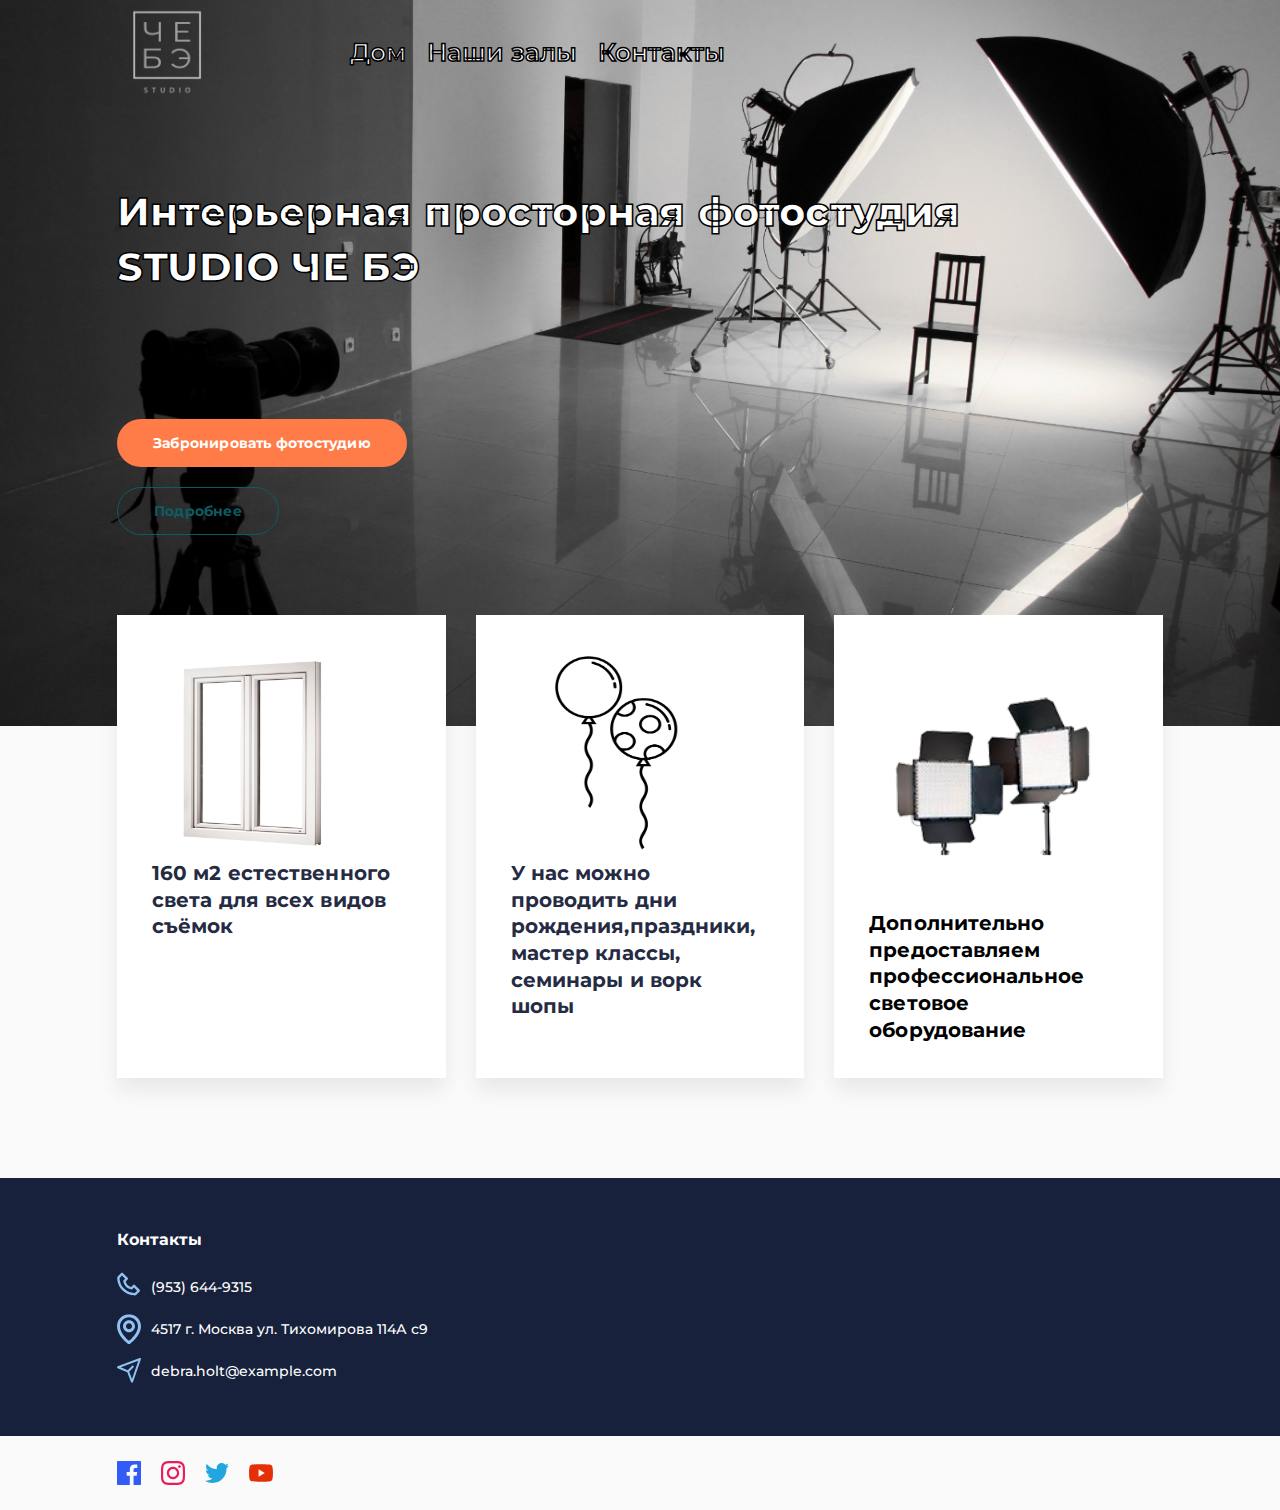
<file: index.html>
<!doctype html>
<html lang="en">
<head>
    <meta charset="UTF-8">
    <meta name="viewport"
          content="width=device-width, initial-scale=1.0">
    <meta http-equiv="X-UA-Compatible" content="ie=edge">
    <link href="https://fonts.googleapis.com/css2?family=Montserrat:wght@400;500;600;700;800&display=swap" rel="stylesheet">
    <link rel="stylesheet" href="css/reset.css">
    <link rel="stylesheet" href="css/style.css">
    <title>Studio - ЧЕ БЭ</title>
</head>
<body>
    <div class="wrapper">
        <header class="header">
            <div class="header__container _container">
                <img src="img/log2.png" alt="" width="100" height="100" >
                <nav class="header__menu menu">
                    <ul class="menu__list">
                        <li class="menu__item">
                            <a href="index.html" class="menu__link">Дом</a>
                        </li>
                        <li class="menu__item">
                            <a href="advantages.html" class="menu__link">Наши залы</a>
                        </li>
                        <li class="menu__item">
                            <a href="contact.html" class="menu__link">Контакты</a>
                        </li>
                    </ul>
                </nav>
            </div>
        </header>
        <main class="page">
            <section class="page__main-block main-block">
                <div class="main-block__container _container">
                    <div class="main-block__body">
                        <h1 class="main-block__title">Интерьерная просторная фотостудия STUDIO ЧЕ БЭ </h1>
                        <div class="main-block__buttons">
                            <a href="#" class="main-block__button main-block__button_orange">Забронировать фотостудию</a>
                            <a href="" class="main-block__button main-block__button_border">Подробнее</a>
                        </div>
                    </div>
                </div>
                <div class="main-block__image _ibg">
                    <img src="img/mainblock/bg.png" alt="">
                </div>
            </section>
            <section class="page__services services">
                <div class="services__container _container">
                    <div class="services__body">
                        <div class="services__column">
                            <div class="services__item item-service">
                                <div class="item-service__icon">
                                    <img src="img/header/wind.png" alt="рррр" width="200" height="200" >
                                </div>
                                <h3 class="item-service__title">
                                    160 м2 естественного света для всех видов съёмок
                                </h3>
                            </div>
                        </div>
                        <div class="services__column">
                            <div class="services__item item-service">
                                <div class="item-service__icon">
                                    <img src="img/header/boll3.png" alt="рррр" width="200" height="200">
                                </div>
                                <h3 class="item-service__title">
                                    У нас можно проводить дни рождения,праздники, мастер классы, семинары и ворк шопы
                                </h3>
                            </div>
                        </div>
                        <div class="services__column">
                            <div class="services__item item-service item-service_green">
                                <div class="item-service__icon">
                                    <img src="img/header/свет.png" alt="rrrr" width="250" height="250">
                                </div>
                                <h3 class="item-service__title">
                                    Дополнительно предоставляем профессиональное световое оборудование
                                </h3>
                            </div>
                        </div>
                    </div>
                </div>
            </section>
        </main>
        <footer class="footer">
            <div class="footer__top">
                <div class="footer__main _container">
                    <div class="footer__row">
                        <div class="footer__column">
                            <h5 class="footer__label">Контакты</h5>
                            <div class="footer__contacts contacts-footer">
                                <a href="tel:4805550103" class="contacts-footer__item contacts-footer__item_phone">
                                    (953) 644-9315
                                </a>
                                <a href="#" class="contacts-footer__item contacts-footer__item_map">
                                    4517 г. Москва ул. Тихомирова 114А с9
                                </a>
                                <a href="mailto:debra.holt@example.com" class="contacts-footer__item contacts-footer__item_email">
                                    debra.holt@example.com
                                </a>
                            </div>
                        </div>
                    </div>
                </div>
            </div>
            <div class="footer__bottom">
                <div class="footer__container _container">
                    <div class="footer__social social">
                        <a href="#" class="social__item">
                            <img src="img/footer/social/01.svg" alt="facebook">
                        </a>
                        <a href="#" class="social__item">
                            <img src="img/footer/social/02.svg" alt="instagram">
                        </a>
                        <a href="#" class="social__item">
                            <img src="img/footer/social/03.svg" alt="twitter">
                        </a>
                        <a href="#" class="social__item">
                            <img src="img/footer/social/04.svg" alt="youtube">
                        </a>
                    </div>
                </div>
            </div>
        </footer>
    </div>
</body>
</html>
</file>
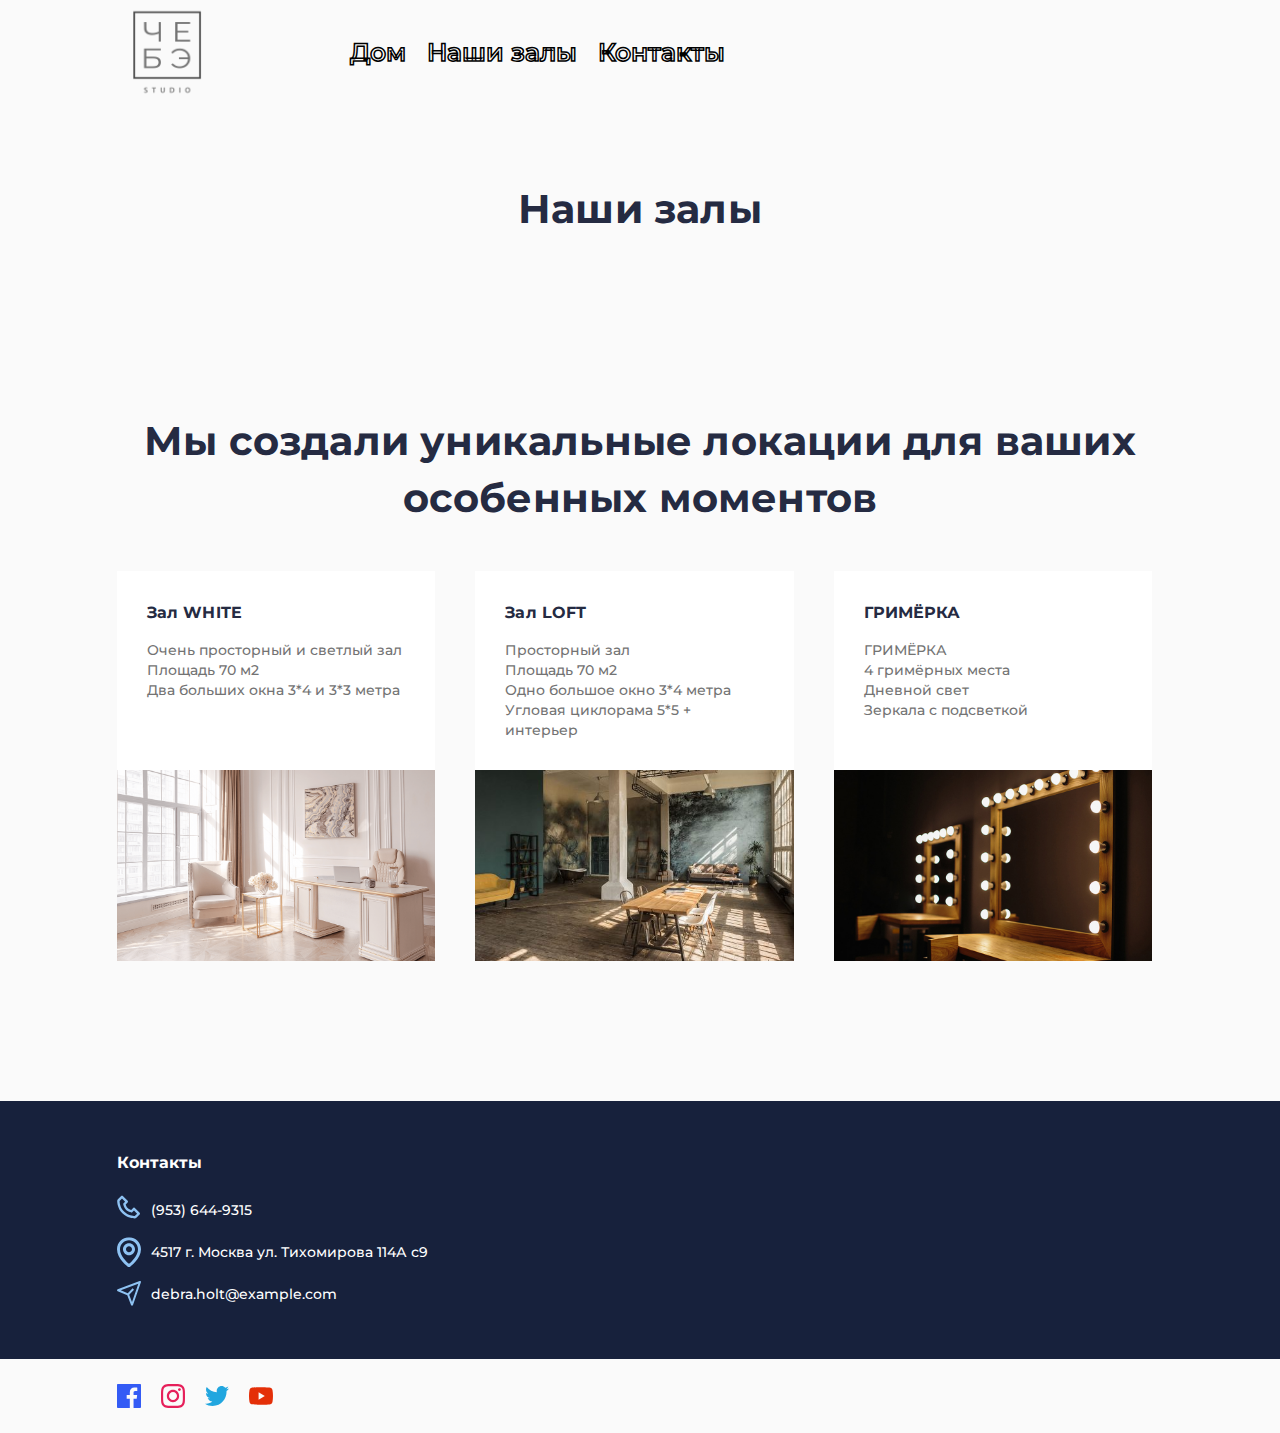
<file: advantages.html>
<!doctype html>
<html lang="en">
<head>
    <meta charset="UTF-8">
    <meta name="viewport"
          content="width=device-width, initial-scale=1.0">
    <meta http-equiv="X-UA-Compatible" content="ie=edge">
    <link href="https://fonts.googleapis.com/css2?family=Montserrat:wght@400;500;600;700;800&display=swap" rel="stylesheet">
    <link rel="stylesheet" href="css/reset.css">
    <link rel="stylesheet" href="css/style.css">
    <title>Figmaland - Advantages</title>
</head>
<body>
    <div class="wrapper">
        <header class="header">
            <div class="header__container _container">
                <img src="img/log1.png" alt="" width="100" height="100" >
                <nav class="header__menu menu">
                    <ul class="menu__list">
                        <li class="menu__item">
                            <a href="index.html" class="menu__link">Дом</a>
                        </li>
                        <li class="menu__item">
                            <a href="advantages.html" class="menu__link">Наши залы</a>
                        </li>
                        <li class="menu__item">
                            <a href="contact.html" class="menu__link">Контакты</a>
                        </li>
                    </ul>
                </nav>
            </div>
        </header>
        <main class="page">
            <section class="page__advantages advantages">
                <div class="advantages__container _container">
                    <div class="advantages__header header-block">
                        <h2 class="header-block__title">Наши залы</h2>
                    </div>
                </div>
            </section>
            <section class="page__practice practice">
                <div class="practice__container _container">
                    <div class="practice__header header-block">
                        <h2 class="header-block__title">Мы создали уникальные локации для ваших особенных моментов </h2>
                    </div>
                    <div class="practice__body">
                        <div class="practice__column">
                            <article class="practice__item item-practice">
                                <div class="item-practice__content">
                                    <a href="#" class="item-practice__link">
                                        <h4 class="item-practice__title">Зал WHITE</h4>
                                    </a>
                                    <div class="item-practice__text">
                                        Очень просторный и светлый зал <br>Площадь 70 м2 <br>Два больших окна 3*4 и 3*3 метра
                                    </div>
                                </div>
                                <a href="#" class="item-practice__image _ibg">
                                    <img src="img/зал/01.png" alt="A single source of truth" width="100" height="100" >
                                </a>
                            </article>
                        </div>
                        <div class="practice__column">
                            <article class="practice__item item-practice">
                                <div class="item-practice__content">
                                    <a href="#" class="item-practice__link">
                                        <h4 class="item-practice__title">Зал LOFT </h4>
                                    </a>
                                    <div class="item-practice__text">
                                        Просторный зал<br>Площадь 70 м2<br>Одно большое окно 3*4 метра<br>Угловая циклорама 5*5 + интерьер
                                    </div>
                                </div>
                                <a href="#" class="item-practice__image _ibg">
                                    <img src="img/зал/02.png" alt="Fastest way to organize" width="100" height="100">
                                </a>
                            </article>
                        </div>
                        <div class="practice__column">
                            <article class="practice__item item-practice">
                                <div class="item-practice__content">
                                    <a href="#" class="item-practice__link">
                                        <h4 class="item-practice__title">ГРИМЁРКА</h4>
                                    </a>
                                    <div class="item-practice__text">
                                        ГРИМЁРКА<br>4 гримёрных места<br>Дневной свет<br>Зеркала с подсветкой
                                    </div>
                                </div>
                                <a href="#" class="item-practice__image _ibg">
                                    <img src="img/зал/03.jpg" alt="зззз" width="100" height="100">
                                </a>
                            </article>
                        </div>
                    </div>
                </div>
            </section>
        </main>
        <footer class="footer">
            <div class="footer__top">
                <div class="footer__main _container">
                    <div class="footer__row">
                        <div class="footer__column">
                            <h5 class="footer__label">Контакты</h5>
                            <div class="footer__contacts contacts-footer">
                                <a href="tel:4805550103" class="contacts-footer__item contacts-footer__item_phone">
                                    (953) 644-9315
                                </a>
                                <a href="#" class="contacts-footer__item contacts-footer__item_map">
                                    4517 г. Москва ул. Тихомирова 114А с9
                                </a>
                                <a href="mailto:debra.holt@example.com" class="contacts-footer__item contacts-footer__item_email">
                                    debra.holt@example.com
                                </a>
                            </div>
                        </div>
                    </div>
                </div>
            </div>
            <div class="footer__bottom">
                <div class="footer__container _container">
                    <div class="footer__social social">
                        <a href="#" class="social__item">
                            <img src="img/footer/social/01.svg" alt="facebook">
                        </a>
                        <a href="#" class="social__item">
                            <img src="img/footer/social/02.svg" alt="instagram">
                        </a>
                        <a href="#" class="social__item">
                            <img src="img/footer/social/03.svg" alt="twitter">
                        </a>
                        <a href="#" class="social__item">
                            <img src="img/footer/social/04.svg" alt="youtube">
                        </a>
                    </div>
                </div>
            </div>
        </footer>
    </div>
</body>
</html>
</file>
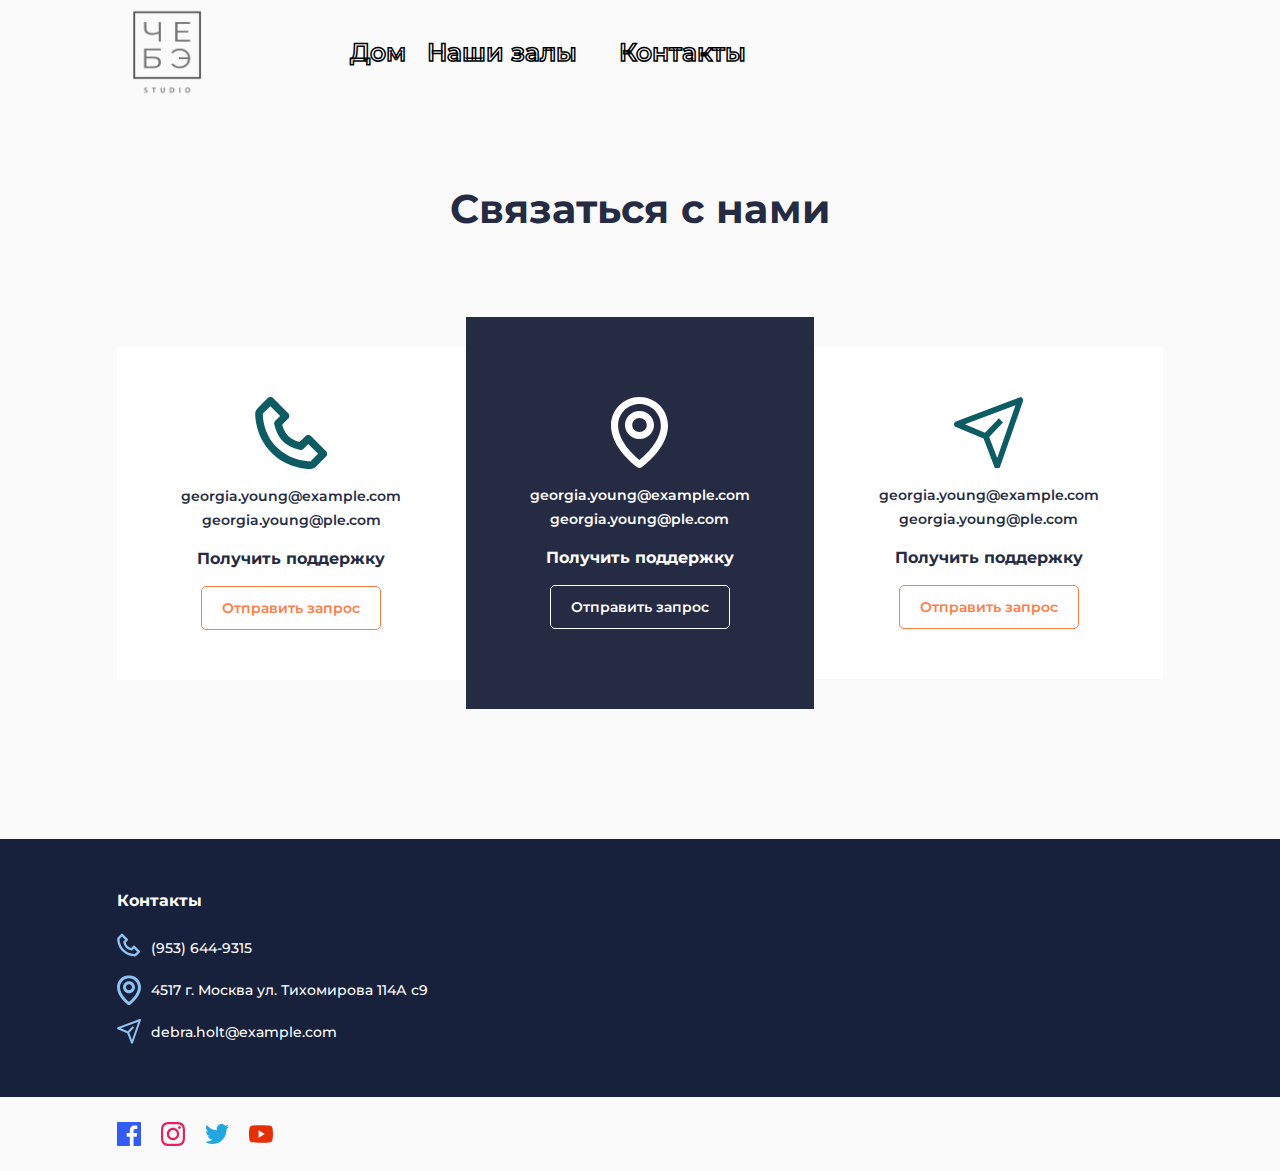
<file: contact.html>
<!doctype html>
<html lang="en">
<head>
    <meta charset="UTF-8">
    <meta name="viewport"
          content="width=device-width, initial-scale=1.0">
    <meta http-equiv="X-UA-Compatible" content="ie=edge">
    <link href="https://fonts.googleapis.com/css2?family=Montserrat:wght@400;500;600;700;800&display=swap" rel="stylesheet">
    <link rel="stylesheet" href="css/reset.css">
    <link rel="stylesheet" href="css/style.css">
    <title>Figmaland - Contact</title>
</head>
<body>
    <div class="wrapper">
        <header class="header">
            <div class="header__container _container">
                <img src="img/log1.png" alt="" width="100" height="100" >
                <nav class="header__menu menu">
                    <ul class="menu__list">
                        <li class="menu__item">
                            <a href="index.html" class="menu__link">Дом</a>
                        </li>
                        <li class="menu__item">
                            <a href="advantages.html" class="menu__link">Наши залы</a>
                        </li>
                        <li class="menu__item">
                        <li class="menu__item">
                            <a href="contact.html" class="menu__link">Контакты</a>
                        </li>
                    </ul>
                </nav>
            </div>
        </header>
        <main class="page">
            <section class="page__getintouch getintouch">
                <div class="getintouch__container _container">
                    <div class="getintouch__header header-block">
                    <h2 class="header-block__title">Связаться с нами</h2>
                </div>
                    <div class="getintouch__items">
                        <div class="getintouch__item item-getintouch">
                            <div class="item-getintouch__icon">
                                <img src="img/getintouch/01.svg" alt="getintouch">
                            </div>
                            <div class="item-getintouch__emails">
                                <a href="mailto:georgia.young@example.com" class="item-getintouch__email">
                                    georgia.young@example.com
                                </a>
                                <a href="mailto:georgia.young@ple.com" class="item-getintouch__email">
                                    georgia.young@ple.com
                                </a>
                            </div>
                            <div class="item-getintouch__label">Получить поддержку</div>
                            <a href="#" class="item-getintouch__button">Отправить запрос</a>
                        </div>
                        <div class="getintouch__item item-getintouch item-getintouch_active">
                            <div class="item-getintouch__icon">
                                <img src="img/getintouch/02.svg" alt="getintouch">
                            </div>
                            <div class="item-getintouch__emails">
                                <a href="mailto:georgia.young@example.com" class="item-getintouch__email">
                                    georgia.young@example.com
                                </a>
                                <a href="mailto:georgia.young@ple.com" class="item-getintouch__email">
                                    georgia.young@ple.com
                                </a>
                            </div>
                            <div class="item-getintouch__label">Получить поддержку</div>
                            <a href="#" class="item-getintouch__button">Отправить запрос</a>
                        </div>
                        <div class="getintouch__item item-getintouch">
                            <div class="item-getintouch__icon">
                                <img src="img/getintouch/03.svg" alt="getintouch">
                            </div>
                            <div class="item-getintouch__emails">
                                <a href="mailto:georgia.young@example.com" class="item-getintouch__email">
                                    georgia.young@example.com
                                </a>
                                <a href="mailto:georgia.young@ple.com" class="item-getintouch__email">
                                    georgia.young@ple.com
                                </a>
                            </div>
                            <div class="item-getintouch__label">Получить поддержку</div>
                            <a href="#" class="item-getintouch__button">Отправить запрос</a>
                        </div>
                    </div>
                </div>
            </section>
        </main>
        <footer class="footer">
            <div class="footer__top">
                <div class="footer__main _container">
                    <div class="footer__row">
                        <div class="footer__column">
                            <h5 class="footer__label">Контакты</h5>
                            <div class="footer__contacts contacts-footer">
                                <a href="tel:4805550103" class="contacts-footer__item contacts-footer__item_phone">
                                    (953) 644-9315
                                </a>
                                <a href="#" class="contacts-footer__item contacts-footer__item_map">
                                    4517 г. Москва ул. Тихомирова 114А с9
                                </a>
                                <a href="mailto:debra.holt@example.com" class="contacts-footer__item contacts-footer__item_email">
                                    debra.holt@example.com
                                </a>
                            </div>
                        </div>
                    </div>
                </div>
            </div>
            <div class="footer__bottom">
                <div class="footer__container _container">
                    <div class="footer__social social">
                        <a href="#" class="social__item">
                            <img src="img/footer/social/01.svg" alt="facebook">
                        </a>
                        <a href="#" class="social__item">
                            <img src="img/footer/social/02.svg" alt="instagram">
                        </a>
                        <a href="#" class="social__item">
                            <img src="img/footer/social/03.svg" alt="twitter">
                        </a>
                        <a href="#" class="social__item">
                            <img src="img/footer/social/04.svg" alt="youtube">
                        </a>
                    </div>
                </div>
            </div>
        </footer>
    </div>
</body>
</html>
</file>
<file: css/style.css>
html, body {
    height: 100%;
    line-height: 1;
    font-size: 14px;
    font-family: Montserrat, sans-serif;
    font-weight: 500;
    background-color: #fafafa;
    color: #252b42;
}

.wrapper {
    min-height: 100%;
    overflow: hidden;
    display: flex;
    flex-direction: column;
}

._container {
    max-width: 1046px;
    padding: 0 15px;
    margin: 0 auto;
    box-sizing: content-box;
}

._ibg {
    position: relative;

}

._ibg img {
    position: absolute;
    width: 100%;
    height: 100%;
    top: 0;
    left: 0;
    object-fit: cover;
}

/* ----------------- HEADER ----------------------- */

.header {
    position: absolute;
    width: 100%;
    left: 0;
    top: 0;
    z-index: 50;
}

.header__container {
    display: flex;
    min-height: 104px;
    align-items: center;
}
@media (max-width: 479px) {
    .header__container {
        min-height: 70px;
        flex-direction: column;
        padding-top: 5px;
        justify-content: center;
    }
}

.header__logo {
    font-size: 24px;
    font-weight: 700;
    color: inherit;
    padding: 20px 0;
}

.header__menu {
    margin-left: 133px;
}
@media (max-width: 992px) {
    .header__menu {
        margin-left: 80px;
    }
}
@media (max-width: 767px) {
    .header__menu {
        margin-left: 40px;
    }
}
@media (max-width: 479px) {
    .header__menu {
        margin: 0;
    }
}

.menu__list {
    display: flex;
    flex-wrap: wrap;

}

.menu__item:not(:last-child) {
    margin-right: 21px;
}
@media (max-width: 479px) {
    .menu__item:not(:last-child) {
        margin-right: 10px;
    }
}
@media (max-width: 360px) {
    .menu__item {
        text-align: center;
        flex: 0 1 50%;
    }
    .menu__item:not(:last-child) {
        margin-right: 0;
    }
}

.menu__link {
    color: #fff;
    font-weight: 600;
    line-height: calc(24 / 14);
    -webkit-text-stroke: 1.5px #000;
    font-size: 25px;
}
/*.menu__link:hover {
    text-decoration: underline;
}
@media (max-width: 479px) {
    .menu__link {
        font-size: 16px;
    }
}*/

/* ----------------- PAGE ----------------------- */

.page {
    flex: 1 1 auto;
}

.page__services {
    position: relative;
    z-index: 2;
    margin-top: -111px;
}

.page__clients:not(:last-child) {
    margin-bottom: 10px;
}

/* ----------------- MAIN-BLOCK ----------------------- */

.main-block {
    position: relative;
}

.main-block__body {
    padding: 184px 0 191px 0;
    position: relative;
    max-width: 400px;
    z-index: 2;
}
@media (max-width: 992px) {
    .main-block__body {
        padding: 120px 0 191px 0;
    }
}
@media (max-width: 479px) {
    .main-block__body {
        padding: 115px 0 160px 0;
    }
}

.main-block__body > *:not(:last-child) {
    margin-bottom: 35px;
}

.main-block__title {
    font-size: 40px;
    line-height: calc(80 / 58);
    font-weight: 800;
    letter-spacing: 0.2px;
    color: #fff;
    -webkit-text-stroke: 1.5px #000;
    
  height: 200px;
  width: 1000px;
}
@media (max-width: 479px) {
    .main-block__title {
        font-size: 100px;
    }
}

.main-block__text {
    color: #737373;
    font-size: 20px;
    line-height: calc(30 / 20);
}
@media (max-width: 479px) {
    .main-block__text {
        color: #4c4c4c;
    }
}

.main-block__buttons {
    display: inline-flex;
    flex-wrap: wrap;
    margin: -10px 0;
}

.main-block__button {
    border-radius: 37px;
    display: flex;
    min-height: 48px;
    justify-content: center;
    align-items: center;
    text-align: center;
    padding: 5px 36px;
    font-weight: 700;
    line-height: calc(28 / 14);
    letter-spacing: 0.2px;
    margin: 10px 0;
}
@media (max-width: 479px) {
    .main-block__button {
        flex: 1 1 100%;
    }
}
@media (min-width: 479px) {
    .main-block__button:not(:last-child) {
        margin-right: 10px;
    }
}

.main-block__button_orange {
    background: #ff7b47;
    color: #fff;
}

.main-block__button_orange:hover {
    background-color: #fff;
    color: #ff7b47;
}

.main-block__button_border {
    color: #0D5C63;
    border: 1px solid #0D5C63;
}

.main-block__button_border:hover {
    background-color: #0D5C63;
    color: #fff;
}

.main-block__image {
    position: absolute;
    width: 100%;
    height: 100%;
    top: 0;
    left: 0;
    
}
@media (max-width: 1300px) {
    .main-block__image img {
        object-position: right;


    }
}
@media (max-width: 992px) {
    .main-block__image {
        opacity: 0.5;

    }
}

/* ----------------- SERVICES ----------------------- */

.services__body {
    margin-bottom: 100px;
}

@media (min-width: 670px) {
    .services__body {
        display: flex;
        flex-wrap: wrap;
        margin-left: -15px;
        margin-right: -15px;
    }
}

.services__column {
    flex: 0 1 33.33%;
}
@media (min-width: 670px) {
    .services__column {
        padding: 0 15px;
    }
}
@media (max-width: 992px) {
    .services__column {
        flex: 0 1 50%;
    }
    .services__column:last-child {
        flex: 1 1 100%;
    }
    .services__column:not(:last-child) {
        margin-bottom: 30px;
    }
}

.services__item {
    height: 100%;
    box-shadow: 0 13px 19px rgba(0, 0, 0, 0.07);
    background-color: #fff;
    padding: 35px;
}
@media (max-width: 479px) {
    .services__item {
        padding: 25px;
    }
}

.item-service > *:not(:last-child) {
    margin-bottom: 10px;
}

.item-service__title {
    font-weight: 700;
    font-size: 20px;
    letter-spacing: 0.1px;
    line-height: calc(32 / 24);
}

.item-service_green {
    background-color: #fff;
}

.item-service_green .item-service__title {
    color: #000;
}

/* ----------------- HEADER-BLOCK ----------------------- */

.header-block {
    text-align: center;
    line-height: calc(57 / 40);
    letter-spacing: 0.2px;
}

.header-block__title {
    font-weight: 700;
    font-size: 40px;
}
.header-block__title:not(:last-child) {
    margin-bottom: 10px;
}

.header-block__sub-title {
    color: #737373;
}

/* ----------------- ADVANTAGES ----------------------- */

.advantages {
    padding-top: 180px;
}
@media (max-width: 992px) {
    .advantages {
        padding-top: 180px;
    }
}

.advantages__header {
    margin-bottom: 50px;
}

.advantages__body {
    display: flex;
    flex-wrap: wrap;
    margin: 0 -15px -30px;
}

.advantages__column {
    padding: 0 15px;
    margin-bottom: 30px;
    flex: 0 1 25%;
}
@media (max-width: 1020px) {
    .advantages__column {
        flex: 0 1 50%;
    }
}
@media (max-width: 560px) {
    .advantages__column {
        flex: 0 1 100%;
    }
}

.advantages__item {
    background-color: #fff;
    padding: 30px;
    font-weight: 700;
    text-align: center;
}
.advantages__item > *:not(:last-child) {
    margin-bottom: 10px;
}

.advantages__icon {
    height: 48px;
    display: flex;
    align-items: flex-end;
    justify-content: center;
}

.advantages__value {
    font-size: 40px;
    line-height: calc(57 / 40);
}

.advantages__text {
    color: #737373;
    font-size: 16px;
    letter-spacing: 0.1px;
    line-height: calc(24 / 16);
}

/* ----------------- PRACTICE ----------------------- */

.practice {
    padding: 125px 0 80px 0;
}

.practice__header {
    margin-bottom: 45px;
}

.practice__body {
    margin: 0 -20px;
    padding-bottom: 30px;
    display: flex;
    flex-wrap: wrap;
}

.practice__column {
    padding: 0 20px;
    margin-bottom: 30px;
    flex: 0 1 33%;
}
@media (max-width: 1040px) {
    .practice__column {
        flex: 0 1 50%;
    }
}
@media (max-width: 630px) {
    .practice__column {
        flex: 0 1 100%;
    }
}

.item-practice {
    background-color: #fff;
    height: 100%;
    display: flex;
    flex-direction: column;
}

.item-practice__content {
    padding: 30px;
    flex: 1 1 auto;
}

.item-practice__link {
    color: inherit;
    display: inline-block;
}
.item-practice__link:hover {
    text-decoration: underline;
}
.item-practice__link:not(:last-child) {
    margin-bottom: 15px;
}

.item-practice__title {
    letter-spacing: 0.1px;
    font-size: 16px;
    font-weight: 700;
    line-height: calc(24 / 16);
}

.item-practice__text {
    color: #737373;
    line-height: calc(20 / 14);
}

.item-practice__image {
    display: block;
    padding-bottom: 60%;
}
/* ----------------- CLIENTS ----------------------- */

.clients {
    padding: 50px 0;
}

.clients__items {
    display: flex;
    align-items: center;
    justify-content: center;
    flex-wrap: wrap;
}

.clients__item {
    flex: 0 1 16.667%;
    padding: 15px;
    text-align: center;
    min-width: 140px;
}

.clients__item img {
    max-width: 100%;
}

/* ----------------- SUBSCRIBE ----------------------- */

.subscribe__body {
    padding: 30px 50px;
    align-items: center;
    background: #17213C;
    border-radius: 5px 5px 0 0;
}
@media (min-width: 1070px) {
    .subscribe__body {
        margin: 0 30px;
    }
}

.subscribe__title {
    color: #fff;
    font-size: 24px;
    line-height: calc(32 / 24);
    font-weight: 700;
    letter-spacing: 0.1px;
}
@media (min-width: 810px) {
    .subscribe__body {
        display: flex;
        justify-content: space-between;
    }
    .subscribe__title {
        max-width: 266px;
    }
}
@media (max-width: 810px) {
    .subscribe__body {
        margin: 0 -15px;
        padding: 20px 15px;
    }
    .subscribe__title {
        margin-bottom: 20px;
    }
}

.subscribe__form {
    flex: 0 1 50%;
    display: flex;
    align-items: center;
}

.subscribe__input {
    width: 100%;
    flex: 1 1 auto;
    min-height: 58px;
    padding: 0 20px;
    color: #737373;
    background: #F9F9F9;
    border: 1px solid #E6E6E6;
    border-right: 0;
    border-radius: 5px 0 0 5px;
}
.subscribe__input:focus {
    color: #000;
}

.subscribe__button {
    background: #FF7B47;
    color: #fff;
    font-size: 14px;
    line-height: calc(28 / 14);
    border: 1px solid #E6E6E6;
    border-radius: 0 5px 5px 0;
    display: flex;
    min-height: 58px;
    justify-content: center;
    align-items: center;
    padding: 0 22px;
    transition: all 0.3s ease 0s;
}
.subscribe__button:hover {
    cursor: pointer;
    color: #FF7B47;
    border: 1px solid #FF7B47;
    background: #fff;
}

/* ----------------- GET IN TOUCH ----------------------- */

.getintouch {
    padding: 180px 0 130px 0;
}
@media (max-width: 992px) {
    .getintouch {
        padding: 180px 0 40px 0;
    }
}

.getintouch__header {
    margin-bottom: 80px;
}

.getintouch__items {
    margin: 0 -15px;
}

@media (min-width: 992px) {
    .getintouch__items {
        margin: 0;
        display: flex;
        align-items: center;
    }
}

.getintouch__item {
    flex: 0 1 33.333%;
}

.item-getintouch {
    display: flex;
    flex-direction: column;
    justify-content: center;
    align-items: center;
    background-color: #fff;
    padding: 50px 15px;
}

.item-getintouch_active {
    padding: 80px 15px;
    color: #fff;
    background: #252B42;
}
@media (max-width: 992px) {
    .item-getintouch_active {
        padding: 50px 15px;
    }
}

.item-getintouch > *:not(:last-child) {
    margin-bottom: 15px;
}

.item-getintouch__emails {
    display: flex;
    flex-direction: column;
    justify-content: center;
    align-items: center;
}

.item-getintouch__email {
    color: inherit;
    font-weight: 600;
    line-height: calc(24 / 14);
}

.item-getintouch__email:hover {
    text-decoration: underline;
}

.item-getintouch__label {
    font-weight: 700;
    font-size: 16px;
    line-height: calc(24 / 16);
}

.item-getintouch__button {
    min-height: 44px;
    line-height: calc(24 / 14);
    padding: 5px 20px;
    border: 1px solid #FF7B47;
    border-radius: 5px;
    color: #FF7B47;
    font-weight: 600;
    display: flex;
    justify-content: center;
    align-items: center;
    text-align: center;
    transition: all 0.3s ease 0s;
}
.item-getintouch__button:hover {
    color: #fff;
    background-color: #FF7B47;
}

.item-getintouch_active .item-getintouch__button {
    color: #fff;
    border: 1px solid #fff;
}

.item-getintouch_active .item-getintouch__button:hover {
    color: #252B42;
    background-color: #fff;
}

/* ----------------- CONTACT ----------------------- */

.contact {
    background-color: #fff;
    padding: 42px 0;
}

.contact__content {
    padding: 0 0 20px 0;
}

@media (min-width: 768px) {
    .contact__body {
        display: flex;
        align-items: center;
        justify-content: space-between;
    }
    .contact__content {
        padding: 0 20px 0 0;
    }
}

.contact__title {
    font-weight: 700;
    letter-spacing: 0.1px;
    font-size: 24px;
    line-height: calc(32 / 24);
    padding-right: 20px;
}
.contact__title:not(:last-child) {
    margin-bottom: 10px;
}

.contact__text {
    color: #737373;
    line-height: calc(24 / 14);
}

.contact__button {
    min-height: 58px;
    padding: 5px 40px;
    font-weight: 700;
    display: flex;
    justify-content: center;
    align-items: center;
    text-align: center;
    background: #FF7B47;
    color: #fff;
    border-radius: 5px;
    border: 1px solid #FF7B47;
    transition: all 0.3s ease 0s;
}
.contact__button:hover {
    color: #FF7B47;
    background: #fff;
    cursor: pointer;
}

/* ----------------- FOOTER ----------------------- */

.footer__top {
    background: #17213C;
    padding: 35px 0;
}

.footer__row {
    display: flex;
    flex-wrap: wrap;
    margin: 0 -15px;
}

.footer__column {
    padding: 15px 15px;
    flex: 0 1 16.667%;
}
.footer__column:last-child {
    flex: 0 1 33.334%;
}
@media (max-width: 992px) {
    .footer__column {
        flex: 0 1 25%;
    }
    .footer__column:last-child {
        flex: 0 1 100%;
    }
}
@media (max-width: 767px) {
    .footer__column {
        flex: 0 1 50%;
    }
    .footer__column:last-child {
        flex: 0 1 100%;
    }
}

.footer__label {
    color: #fff;
    font-weight: 700;
    font-size: 16px;
    line-height: calc(24 / 16);
    margin-bottom: 20px;
}

.menu-footer__item:not(:last-child) {
    margin-bottom: 10px;
}

.menu-footer__link {
    color: #fff;
    display: inline-block;
    line-height: calc(24 / 14);
    letter-spacing: 0.2px;
}
.menu-footer__link:hover {
    text-decoration: underline;
}

.contacts-footer {
    display: flex;
    flex-direction: column;
}

.contacts-footer__item {
    padding-left: 34px;
    color: #fff;
    line-height: calc(24 / 14);
    display: flex;
    align-items: center;
    min-height: 30px;
}
.contacts-footer__item:hover {
    text-decoration: underline;
}
.contacts-footer__item:not(:last-child) {
    margin-bottom: 12px;
}

.contacts-footer__item_phone {
    background: url("../img/footer/icons/01.svg") 0 0 no-repeat;
}

.contacts-footer__item_map {
    background: url("../img/footer/icons/02.svg") 0 0 no-repeat;
}

.contacts-footer__item_email {
    background: url("../img/footer/icons/03.svg") 0 0 no-repeat;
}

.footer__bottom {
    padding: 25px 0;
}

.footer__container {
    display: flex;
    justify-content: space-between;
    align-items: center;
}

.footer__copy {
    color: #737373;
    line-height: calc(24 / 14);
}
@media (max-width: 767px) {
    .footer__container {
        flex-direction: column;
    }
    .footer__copy {
        flex-direction: column;
        margin-bottom: 15px;
        text-align: center;
    }
}

.social {
    display: flex;
    align-items: center;
}

.social__item:not(:last-child) {
    margin-right: 20px;
}
</file>
